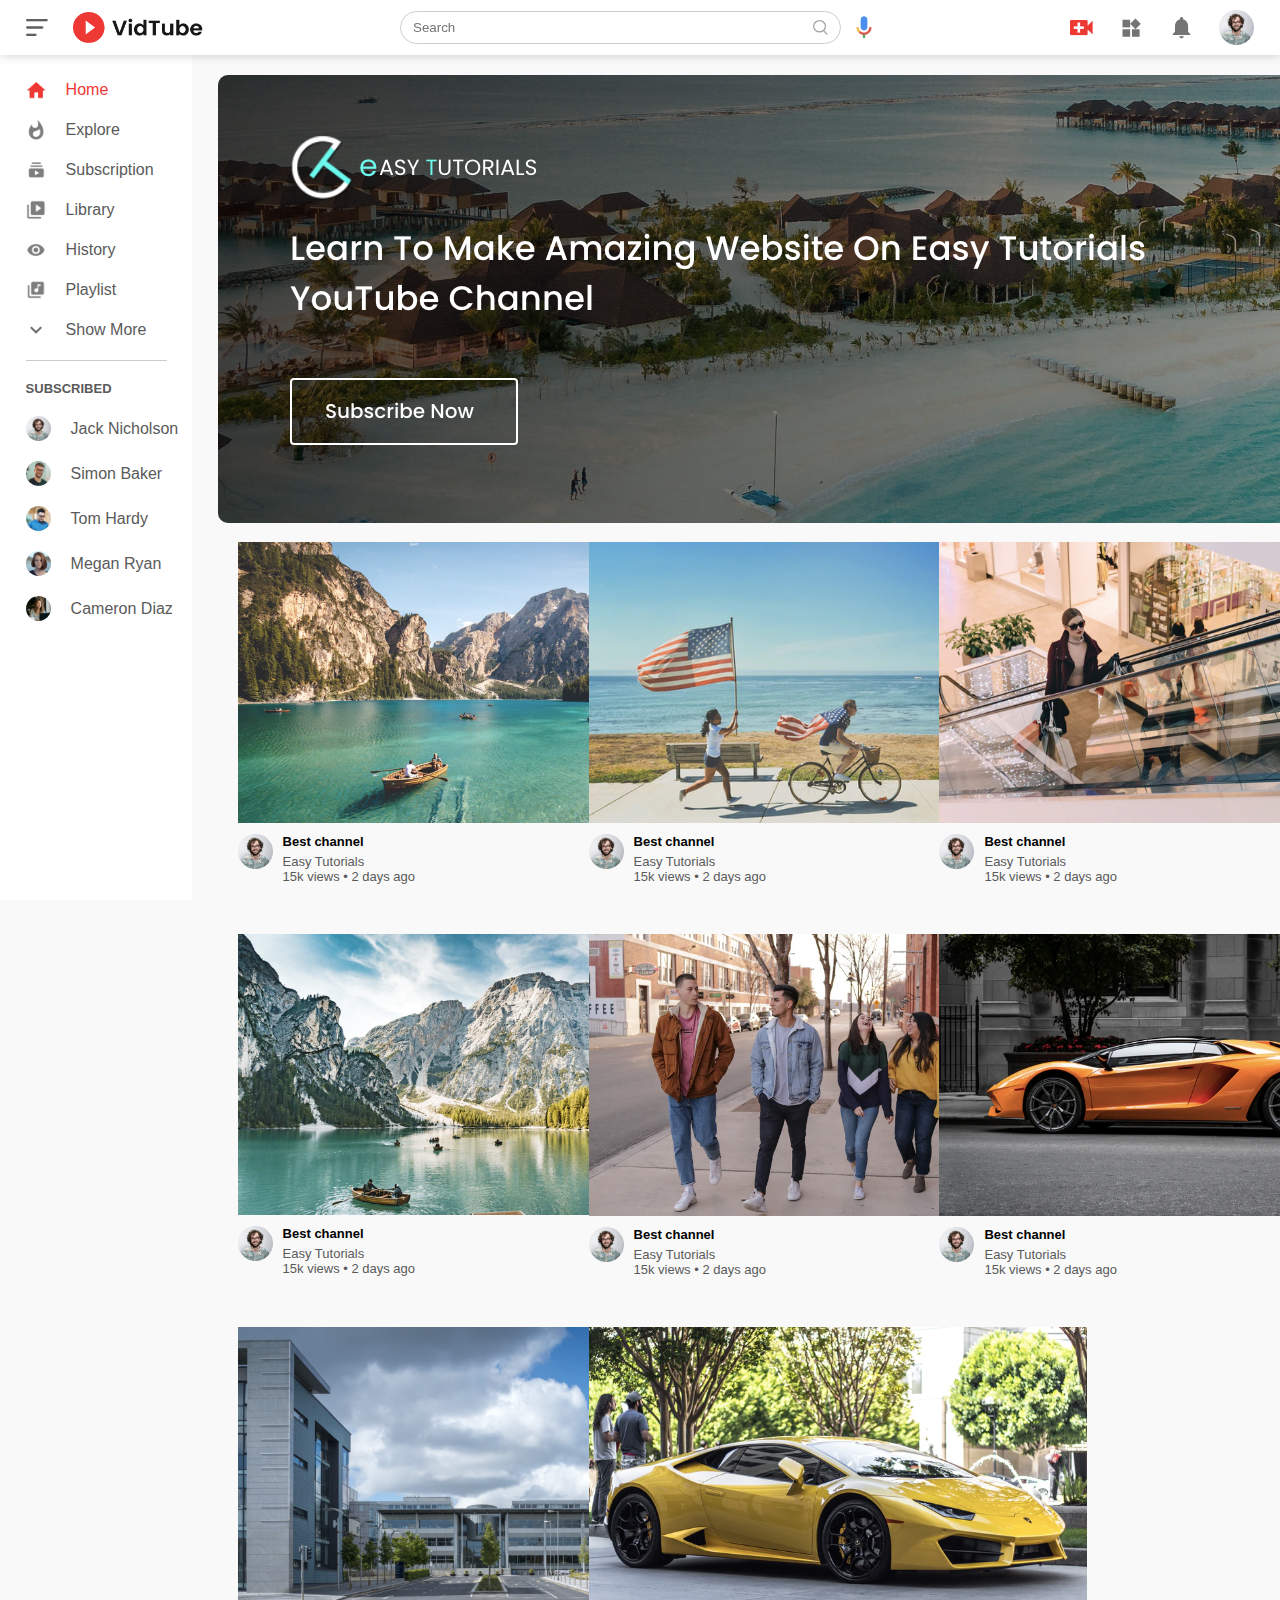
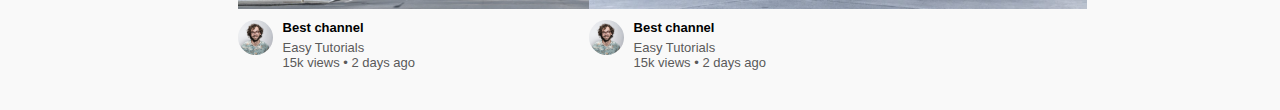
<file: index.html>
<!DOCTYPE html>
<html lang="en">
<head>
    <meta charset="UTF-8">
    <meta http-equiv="X-UA-Compatible" content="IE=edge">
    <meta name="viewport" content="width=device-width, initial-scale=1.0">
    <title>Youtube Clone</title>
    <link rel="stylesheet" href="style.css">
</head>
<body>
    
<nav class="flex-div">
    <div class="nav-left flex-div">
        <img src="images/menu.png" class="menu-icon">
        <img src="images/logo.png" class="logo">
    </div>
    <div class="nav-middle flex-div">
        <div class="search-box flex-div">
            <input type="text" placeholder="Search">
            <img src="images/search.png">
        </div>
        <img src="images/voice-search.png" class="mic-icon">
    </div>
    <div class="nav-right flex-div">
        <img src="images/upload.png">
        <img src="images/more.png">
        <img src="images/notification.png">
        <img src="images/Jack.png" class="user-icon">
    </div>
</nav>

<!-------------sidebar----------->
    <div class="sidebar">
        <div class="shortcut-links">
            <a href=""><img src="images/home.png"><p>Home</p></a>
            <a href=""><img src="images/explore.png"><p>Explore</p></a>
            <a href=""><img src="images/subscriprion.png"><p>Subscription</p></a>
            <a href=""><img src="images/library.png"><p>Library</p></a>
            <a href=""><img src="images/history.png"><p>History</p></a>
            <a href=""><img src="images/playlist.png"><p>Playlist</p></a>
            <a href=""><img src="images/show-more.png"><p>Show More</p></a>
            <hr>
        </div>
        <div class="subscribed-list">
            <h3>SUBSCRIBED</h3>
            <a href=""><img src="images/Jack.png"><p>Jack Nicholson</p></a>
            <a href=""><img src="images/simon.png"><p>Simon Baker</p></a>
            <a href=""><img src="images/tom.png"><p>Tom Hardy</p></a>
            <a href=""><img src="images/megan.png"><p>Megan Ryan</p></a>
            <a href=""><img src="images/cameron.png"><p>Cameron Diaz</p></a>
        </div>
    </div>

    <!-----------main----------->
 
<div class="container">
    <div class="banner">
        <img src="images/banner.png">
    </div>

    <div class="list-container">
        <div class="vid-list">
            <a href="play-video.html"><img src="images/thumbnail1.png" class="thumbnail1"></a>
            
            <div class="flex-div">
                <img src="images/Jack.png">
                <div class="vid-info">
                    <a href="play-video.html">Best channel</a>
                    <p>Easy Tutorials</p>
                    <p>15k views &bull; 2 days ago</p>
                </div>
            </div>
        </div>
        <div class="vid-list">
            <a href=""><img src="images/thumbnail2.png" class="thumbnail1"></a>
            
            <div class="flex-div">
                <img src="images/Jack.png">
                <div class="vid-info">
                    <a href="">Best channel</a>
                    <p>Easy Tutorials</p>
                    <p>15k views &bull; 2 days ago</p>
                </div>
            </div>
        </div>
        <div class="vid-list">
            <a href=""><img src="images/thumbnail3.png" class="thumbnail1"></a>
            
            <div class="flex-div">
                <img src="images/Jack.png">
                <div class="vid-info">
                    <a href="">Best channel</a>
                    <p>Easy Tutorials</p>
                    <p>15k views &bull; 2 days ago</p>
                </div>
            </div>
        </div>
        <div class="vid-list">
            <a href=""><img src="images/thumbnail4.png" class="thumbnail1"></a>
            
            <div class="flex-div">
                <img src="images/Jack.png">
                <div class="vid-info">
                    <a href="">Best channel</a>
                    <p>Easy Tutorials</p>
                    <p>15k views &bull; 2 days ago</p>
                </div>
            </div>
        </div>
        <div class="vid-list">
            <a href=""><img src="images/thumbnail5.png" class="thumbnail1"></a>
            
            <div class="flex-div">
                <img src="images/Jack.png">
                <div class="vid-info">
                    <a href="">Best channel</a>
                    <p>Easy Tutorials</p>
                    <p>15k views &bull; 2 days ago</p>
                </div>
            </div>
        </div>
        <div class="vid-list">
            <a href=""><img src="images/thumbnail6.png" class="thumbnail1"></a>
            
            <div class="flex-div">
                <img src="images/Jack.png">
                <div class="vid-info">
                    <a href="">Best channel</a>
                    <p>Easy Tutorials</p>
                    <p>15k views &bull; 2 days ago</p>
                </div>
            </div>
        </div>
        <div class="vid-list">
            <a href=""><img src="images/thumbnail7.png" class="thumbnail1"></a>
            
            <div class="flex-div">
                <img src="images/Jack.png">
                <div class="vid-info">
                    <a href="">Best channel</a>
                    <p>Easy Tutorials</p>
                    <p>15k views &bull; 2 days ago</p>
                </div>
            </div>
        </div>
        <div class="vid-list">
            <a href=""><img src="images/thumbnail8.png" class="thumbnail1"></a>
            
            <div class="flex-div">
                <img src="images/Jack.png">
                <div class="vid-info">
                    <a href="">Best channel</a>
                    <p>Easy Tutorials</p>
                    <p>15k views &bull; 2 days ago</p>
                </div>
            </div>
        </div>
    </div>
</div>    

<script src="script.js"></script>
</body>
</html>
</file>
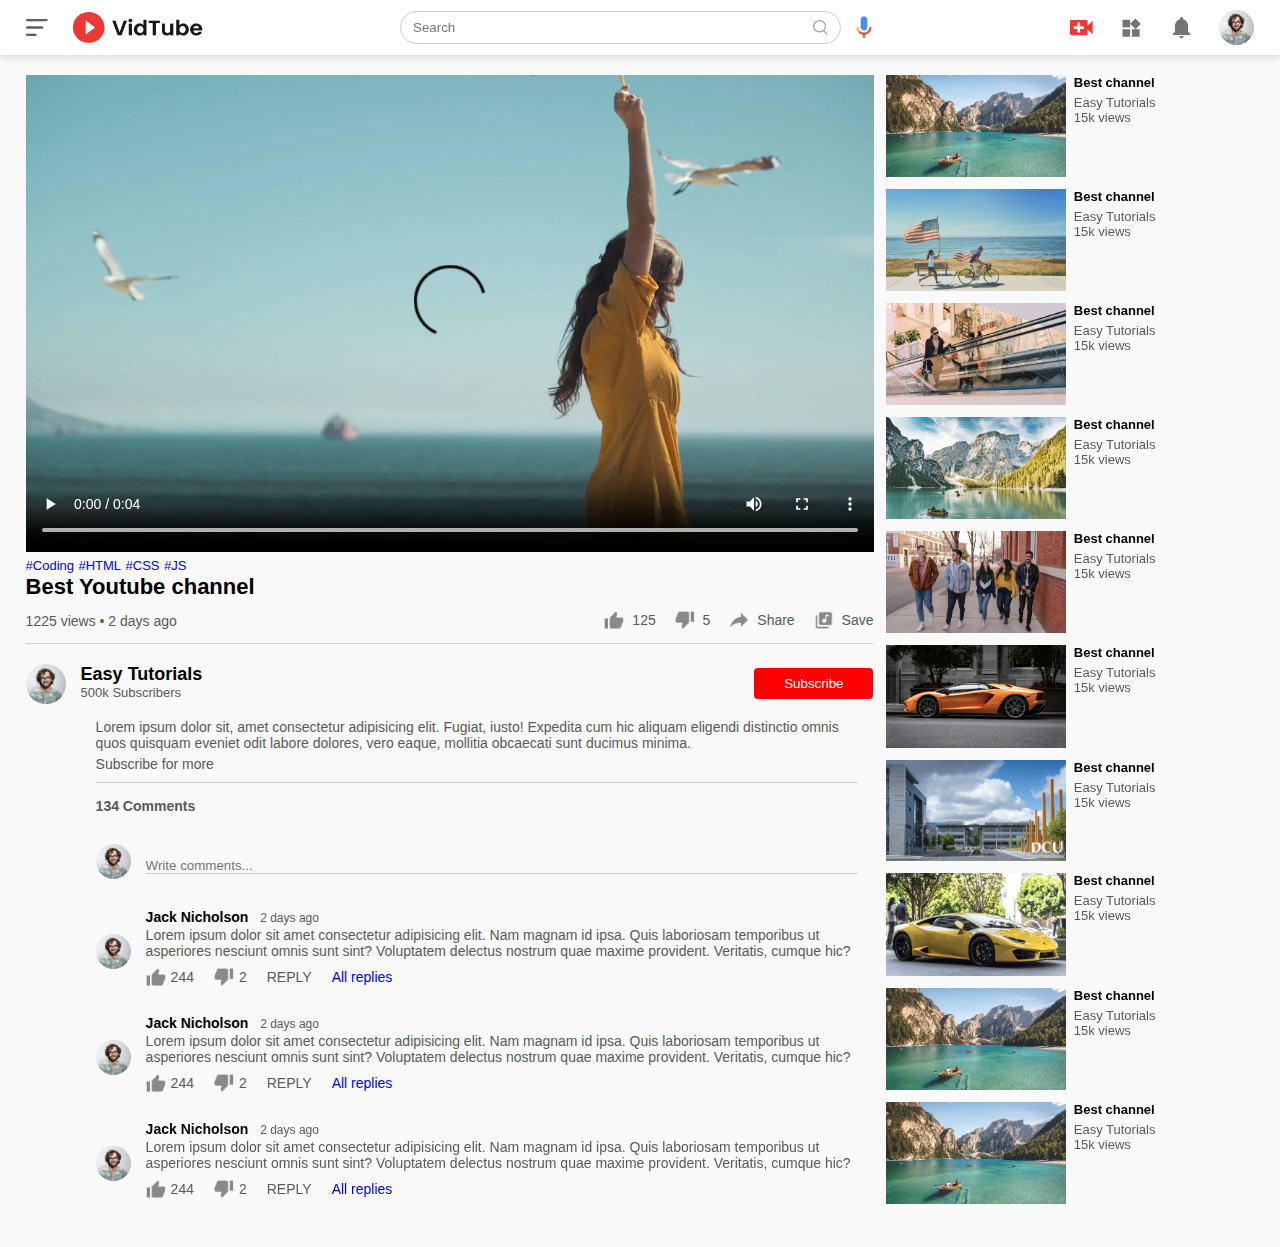
<file: play-video.html>
<!DOCTYPE html>
<html lang="en">
<head>
    <meta charset="UTF-8">
    <meta http-equiv="X-UA-Compatible" content="IE=edge">
    <meta name="viewport" content="width=device-width, initial-scale=1.0">
    <title>Play Video</title>
    <link rel="stylesheet" href="style.css">
</head>
<body>
    <nav class="flex-div">
        <div class="nav-left flex-div">
            <img src="images/menu.png" class="menu-icon">
            <img src="images/logo.png" class="logo">
        </div>
        <div class="nav-middle flex-div">
            <div class="search-box flex-div">
                <input type="text" placeholder="Search">
                <img src="images/search.png">
            </div>
            <img src="images/voice-search.png" class="mic-icon">
        </div>
        <div class="nav-right flex-div">
            <img src="images/upload.png">
            <img src="images/more.png">
            <img src="images/notification.png">
            <img src="images/Jack.png" class="user-icon">
        </div>
    </nav>

<div class="container play-container">
    <div class="row">
        <div class="play-video">
            <video controls autoplay>
                <source src="images/video.mp4" type="video/mp4">
            </video>
            <div class="tags">
                <a href="">#Coding</a> <a href="">#HTML</a> <a href="">#CSS</a> <a href="">#JS</a>
            </div>
            <h3>Best Youtube channel</h3>
            <div class="play-video-info">
                <p>1225 views &bull; 2 days ago</p>
                <div>
                    <a href=""><img src="images/like.png">125</a>
                    <a href=""><img src="images/dislike.png">5</a>
                    <a href=""><img src="images/share.png">Share</a>
                    <a href=""><img src="images/save.png">Save</a>
                </div>
            </div>
            <hr>
            <div class="publisher">
                <img src="images/Jack.png">
                <div>
                    <p>Easy Tutorials</p>
                    <span>500k Subscribers</span>
                </div>
                <button type="button">Subscribe</button>
            </div>
            <div class="vid-description">
                <p>Lorem ipsum dolor sit, amet consectetur adipisicing elit. Fugiat, iusto! Expedita cum hic aliquam eligendi distinctio omnis quos quisquam eveniet odit labore dolores, vero eaque, mollitia obcaecati sunt ducimus minima.</p>
                <p>Subscribe for more</p>
                <hr>
                <h4>134 Comments</h4>
                <div class="add-comment">
                    <img src="images/Jack.png">
                    <input type="text" placeholder="Write comments...">
                </div>
                <div class="old-comment">
                    <img src="images/Jack.png">
                    <div>
                        <h3>Jack Nicholson <span>2 days ago</span></h3>
                        <p>Lorem ipsum dolor sit amet consectetur adipisicing elit. Nam magnam id ipsa. Quis laboriosam temporibus ut asperiores nesciunt omnis sunt sint? Voluptatem delectus nostrum quae maxime provident. Veritatis, cumque hic?</p>
                        <div class="comment-action">
                            <img src="images/like.png">
                            <span>244</span>
                            <img src="images/dislike.png">
                            <span>2</span>
                            <span>REPLY</span>
                            <a href="">All replies</a>
                        </div>
                    </div>
                </div>
                <div class="old-comment">
                    <img src="images/Jack.png">
                    <div>
                        <h3>Jack Nicholson <span>2 days ago</span></h3>
                        <p>Lorem ipsum dolor sit amet consectetur adipisicing elit. Nam magnam id ipsa. Quis laboriosam temporibus ut asperiores nesciunt omnis sunt sint? Voluptatem delectus nostrum quae maxime provident. Veritatis, cumque hic?</p>
                        <div class="comment-action">
                            <img src="images/like.png">
                            <span>244</span>
                            <img src="images/dislike.png">
                            <span>2</span>
                            <span>REPLY</span>
                            <a href="">All replies</a>
                        </div>
                    </div>
                </div>
                <div class="old-comment">
                    <img src="images/Jack.png">
                    <div>
                        <h3>Jack Nicholson <span>2 days ago</span></h3>
                        <p>Lorem ipsum dolor sit amet consectetur adipisicing elit. Nam magnam id ipsa. Quis laboriosam temporibus ut asperiores nesciunt omnis sunt sint? Voluptatem delectus nostrum quae maxime provident. Veritatis, cumque hic?</p>
                        <div class="comment-action">
                            <img src="images/like.png">
                            <span>244</span>
                            <img src="images/dislike.png">
                            <span>2</span>
                            <span>REPLY</span>
                            <a href="">All replies</a>
                        </div>
                    </div>
                </div>
            </div>


        </div>
        <div class="right-sidebar">

            <div class="side-video-list">
                <a href="" class="small-thumbnail"><img src="images/thumbnail1.png"></a>
                
                <div class="vid-info">
                    <a href="">Best channel</a>
                    <p>Easy Tutorials</p>
                    <p>15k views</p>
                </div>
            </div>

            <div class="side-video-list">
                <a href="" class="small-thumbnail"><img src="images/thumbnail2.png"></a>
                
                <div class="vid-info">
                    <a href="">Best channel</a>
                    <p>Easy Tutorials</p>
                    <p>15k views</p>
                </div>
            </div>

            <div class="side-video-list">
                <a href="" class="small-thumbnail"><img src="images/thumbnail3.png"></a>
                
                <div class="vid-info">
                    <a href="">Best channel</a>
                    <p>Easy Tutorials</p>
                    <p>15k views</p>
                </div>
            </div>

            <div class="side-video-list">
                <a href="" class="small-thumbnail"><img src="images/thumbnail4.png"></a>
                
                <div class="vid-info">
                    <a href="">Best channel</a>
                    <p>Easy Tutorials</p>
                    <p>15k views</p>
                </div>
            </div>

            <div class="side-video-list">
                <a href="" class="small-thumbnail"><img src="images/thumbnail5.png"></a>
                
                <div class="vid-info">
                    <a href="">Best channel</a>
                    <p>Easy Tutorials</p>
                    <p>15k views</p>
                </div>
            </div>

            <div class="side-video-list">
                <a href="" class="small-thumbnail"><img src="images/thumbnail6.png"></a>
                
                <div class="vid-info">
                    <a href="">Best channel</a>
                    <p>Easy Tutorials</p>
                    <p>15k views</p>
                </div>
            </div>

            <div class="side-video-list">
                <a href="" class="small-thumbnail"><img src="images/thumbnail7.png"></a>
                
                <div class="vid-info">
                    <a href="">Best channel</a>
                    <p>Easy Tutorials</p>
                    <p>15k views</p>
                </div>
            </div>

            <div class="side-video-list">
                <a href="" class="small-thumbnail"><img src="images/thumbnail8.png"></a>
                
                <div class="vid-info">
                    <a href="">Best channel</a>
                    <p>Easy Tutorials</p>
                    <p>15k views</p>
                </div>
            </div>

            <div class="side-video-list">
                <a href="" class="small-thumbnail"><img src="images/thumbnail1.png"></a>
                
                <div class="vid-info">
                    <a href="">Best channel</a>
                    <p>Easy Tutorials</p>
                    <p>15k views</p>
                </div>
            </div>

            <div class="side-video-list">
                <a href="" class="small-thumbnail"><img src="images/thumbnail1.png"></a>
                
                <div class="vid-info">
                    <a href="">Best channel</a>
                    <p>Easy Tutorials</p>
                    <p>15k views</p>
                </div>
            </div>

        </div>
    </div>
</div>
</body>
</html>
</file>
<file: style.css>
*{
    margin: 0;
    padding: 0;
    font-family: 'poppins', sans-serif;
    box-sizing: border-box;
}

a{
    text-decoration: none;
    color: #5a5a5a;
}

img{
    cursor: pointer;
}
.flex-div{
    display: flex;
    align-items: center;
}
nav{
    padding: 10px 2%;
    justify-content: space-between;
    box-shadow: 0 0 10px rgba(0, 0, 0, 0.2);
    background: #fff;
    position: sticky;
    top: 0;
    z-index: 10;
}
.nav-right img{
    width: 25px;
    margin-right: 25px;
}

.nav-right .user-icon{
    width: 35px;
    border-radius: 50%;
    margin-right: 0;
}

.nav-left .menu-icon{
    width: 22px;
    margin-right: 25px;
}

.nav-left .logo{
    width: 130px;
}

.nav-middle .mic-icon{
    width: 16px;
}

.nav-middle .search-box{
    border: 1px solid #ccc;
    margin-right: 15px;
    padding: 8px 12px;
    border-radius: 25px;
}

.nav-middle .search-box input {
    width: 400px;
    border: 0;
    outline: 0;
    background: transparent;
}

.nav-middle .search-box img{
    width: 15px;
}

/*------------sidebar--------*/

.sidebar{
    background: #fff;
    width: 15%;
    height: 100vh;
    position: fixed;
    top: 0;
    padding-left: 2%;
    padding-top: 80px;
}

.shortcut-links a img {
    width: 20px;
    margin-right: 20px;
}

.shortcut-links a {
    display: flex;
    align-items: center;
    margin-bottom: 20px;
    width: fit-content;
    flex-wrap: wrap;
}

.shortcut-links a:first-child{
    color: #ed3833;
}

.sidebar hr{
    border: 0;
    height: 1px;
    background: #ccc;
    width: 85%;
}

.subscribed-list h3{
    font-size: 13px;
    margin: 20px 0;
    color: #5a5a5a;
}
.subscribed-list a{
    display: flex;
    align-items: center;
    margin-bottom: 20px;
    width: fit-content;
    flex-wrap: wrap;
}

.subscribed-list a img{
    width: 25px;
    border-radius: 50%;
    margin-right: 20px;
}

.small-sidebar{
    width: 5%;
}

.small-sidebar a p{
    display: none;
}

.small-sidebar h3{
    display: none;
}

.small-sidebar hr{
    width: 50%;
    margin-bottom: 25px;
}

/*---------main---------*/
.container{
    background: #f9f9f9;
    padding-left: 17%;
    padding-right: 2%;
    padding-top: 20px;
    padding-bottom: 20px;
}

.large-container{
    padding: 7%;
}

.banner{
    width: 100%;
    border-radius: 8px;
}

.list-container{
    display: grid;
    grid-template-columns: repeat(auto-fit, minmax(250px, 1fr));
    grid-column-gap: 16px;
    grid-row-gap: 30px;
    margin-top: 15px;
}

.vid-list .thumbnail{
    width: 100%;
    border-radius: 10px;
}

.vid-list .flex-div{
    align-items: flex-start;
    margin-top: 7px;
}

.vid-list .flex-div img{
    width: 35px;
    margin-right: 10px;
    border-radius: 50%;
}    

.vid-info{
    color: #5a5a5a;
    font-size: 13px;
}

.vid-info a {
    color: #000;
    font-weight: 600;
    display: block;
    margin-bottom: 5px;
}

.vid-list{
    margin-bottom: 20px;
    margin-left: 20px;
    margin-right: 20px;
    
}

@media (max-width: 900px){
    .menu-icon{
        display: none;
    }
    .sidebar{
        display: none;
    }
    .container, .large-container{
        padding-left: 5%;
        padding-right: 5%;
    }
    .nav-right img{
        display: none;
    }
    .nav-right .user-icon{
        display: block;
        width: 30px;
    }
    .nav-middle .search-box input{
        width: 100px;
    }
    .nav-middle .mic-icon{
        display: none;
    }
    .logo{
        width: 90px;
    }
}

/*------------------------ play video page ------------*/

.play-container{
    padding-left: 2%;
}

.row{
    display: flex;
    justify-content: space-between;
    flex-wrap: wrap;
}

.play-video{
    flex-basis: 69%;
}

.right-sidebar{
    flex-basis: 30%;
}

.play-video video {
    width: 100%;
}

.side-video-list{
    display: flex;
    justify-content: space-between;
    margin-bottom: 8px;
}

.side-video-list img{
    width: 100%;
}   

.side-video-list .small-thumbnail{
    flex-basis: 49%;
}

.side-video-list .vid-info{
    flex-basis: 49%;
}

.play-video .tags a{
    color: #0000ff;
    font-size: 13px;
}

.play-video h3{
    font-weight: 600;
    font-size: 22px;
}

.play-video .play-video-info {
    display: flex;
    align-items: center;
    justify-content: space-between;
    flex-wrap: wrap;
    margin-top: 10px;
    font-size: 14px;
    color: #5a5a5a;
}

.play-video .play-video-info a img{
    width: 20px;
    margin-right: 8px;
}

.play-video .play-video-info a{
    display: inline-flex;
    align-items: center;
    margin-left: 15px;
}

.play-video hr{
    border: 0;
    height: 1px;
    background: #ccc;
    margin: 10px 0;
}

.publisher{
    display: flex;
    align-items: center;
    margin-top: 20px;
}
.publisher div{
    flex: 1;
    line-height: 18px;
}    
.publisher img{
    width: 40px;
    border-radius: 50%;
    margin-right: 15px;
}
.publisher div p{
    color: #000;
    font-weight: 600;
    font-size: 18px;
}

.publisher div span{
    font-size: 13px;
    color: #5a5a5a;
}
.publisher button{
    background: red;
    color: #fff;
    padding: 8px 30px;
    border: 0;
    outline: 0;
    border-radius: 4px;
    cursor: pointer;
}
.vid-description{
    padding-left: 55px;
    margin: 15px;
}
.vid-description p {
    font-size: 14px;
    margin-bottom: 5px;
    color: #5a5a5a;
}
.vid-description h4{
    font-size: 14px;
    color: #5a5a5a;
    margin-top: 15px;
}
.add-comment{
    display: flex;
    align-items: center;
    margin: 30px 0;
}
.add-comment img{
    width: 35px;
    border-radius: 50%;
    margin-right: 15px;
}
.add-comment input{
    border: 0;
    outline: 0;
    border-bottom: 1px solid #ccc;
    width: 100%;
    padding-top: 10px;
    background: transparent;
}
.old-comment{
    display: flex;
    align-items: center;
    margin: 20px 0;
}
.old-comment img{
    width: 35px;
    border-radius: 50%;
    margin-right: 15px;
}
.old-comment h3{
    font-size: 14px;
    margin-bottom: 2px;

}
.old-comment h3 span{
    font-size: 12px;
    color: #5a5a5a;
    font-weight: 500;
    margin-left: 8px;
}
.old-comment .comment-action{
    display: flex;
    align-items: center;
    margin: 8px 0;
    font-size: 14px;
}
.old-comment .comment-action img{
    border-radius: 0;
    width: 20px;
    margin-right: 5px;
}
.old-comment .comment-action span{
    margin-right: 20px;
    color: #5a5a5a;
}    
.old-comment .comment-action a{
    color: #0000ff;
}

@media(max-width:900px){
    .play-video{
        flex-basis: 100%;
    }
    .right-sidebar{
        flex-basis: 100%;
    }
    .play-container{
        padding-left: 5%;
    }
    .vid-description{
        padding-left: 0;
    }
    .play-video .play-video-info a{
        margin-left: 0;
        margin-right: 15px;
        margin-top: 15px;
    }
}
</file>
